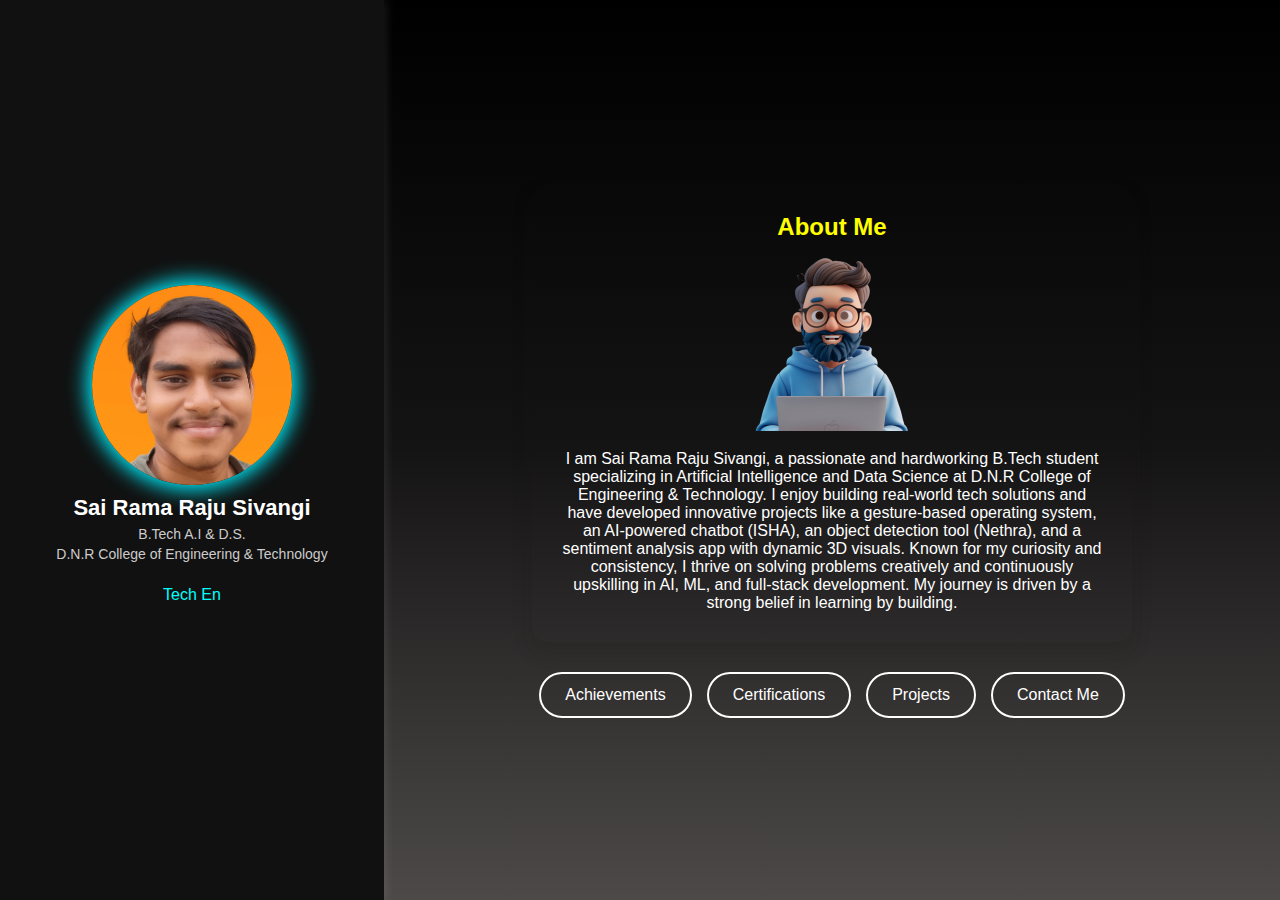
<file: index.html>
<!DOCTYPE html>
<html lang="en">
<head>
  <meta charset="UTF-8" />
  <meta name="viewport" content="width=device-width, initial-scale=1.0"/>
  <title>Sai Ram Portfolio</title>
  <link rel="stylesheet" href="index.css" />
</head>
<body>
  <div class="container">
    <div class="left-section">
      <div class="profile-pic">
        <img src="profile pic.jpg" alt="Profile Picture" />
      </div>
      <div class="name-title">
        <h2>Sai Rama Raju Sivangi</h2>
        <p>B.Tech A.I & D.S.</p>
        <p>D.N.R College of Engineering & Technology</p>
      </div>
      <div class="typing-text">
        <span id="typed"></span>
      </div>
    </div>

    <div class="main-section">
      <div class="about-box">
        <h2>About Me</h2>
        <!-- 🔽 Inserted image above paragraph -->
        <div class="about-img-wrapper">
          <img src="about me.png" alt="About Me Illustration" class="about-img" />
        </div>
        <p>
          I am Sai Rama Raju Sivangi, a passionate and hardworking B.Tech student specializing in Artificial Intelligence and Data Science at D.N.R College of Engineering & Technology. I enjoy building real-world tech solutions and have developed innovative projects like a gesture-based operating system, an AI-powered chatbot (ISHA), an object detection tool (Nethra), and a sentiment analysis app with dynamic 3D visuals. Known for my curiosity and consistency, I thrive on solving problems creatively and continuously upskilling in AI, ML, and full-stack development. My journey is driven by a strong belief in learning by building.
        </p>
      </div>

      <div class="buttons">
        <button onclick="navigate('achievements.html')">Achievements</button>
        <button onclick="navigate('certifications.html')">Certifications</button>
        <button onclick="navigate('my projects.html')">Projects</button>
        <button onclick="navigate('contact me.html')">Contact Me</button>
      </div>
    </div>
  </div>

  <script src="index.js"></script>
</body>
</html>
</file>
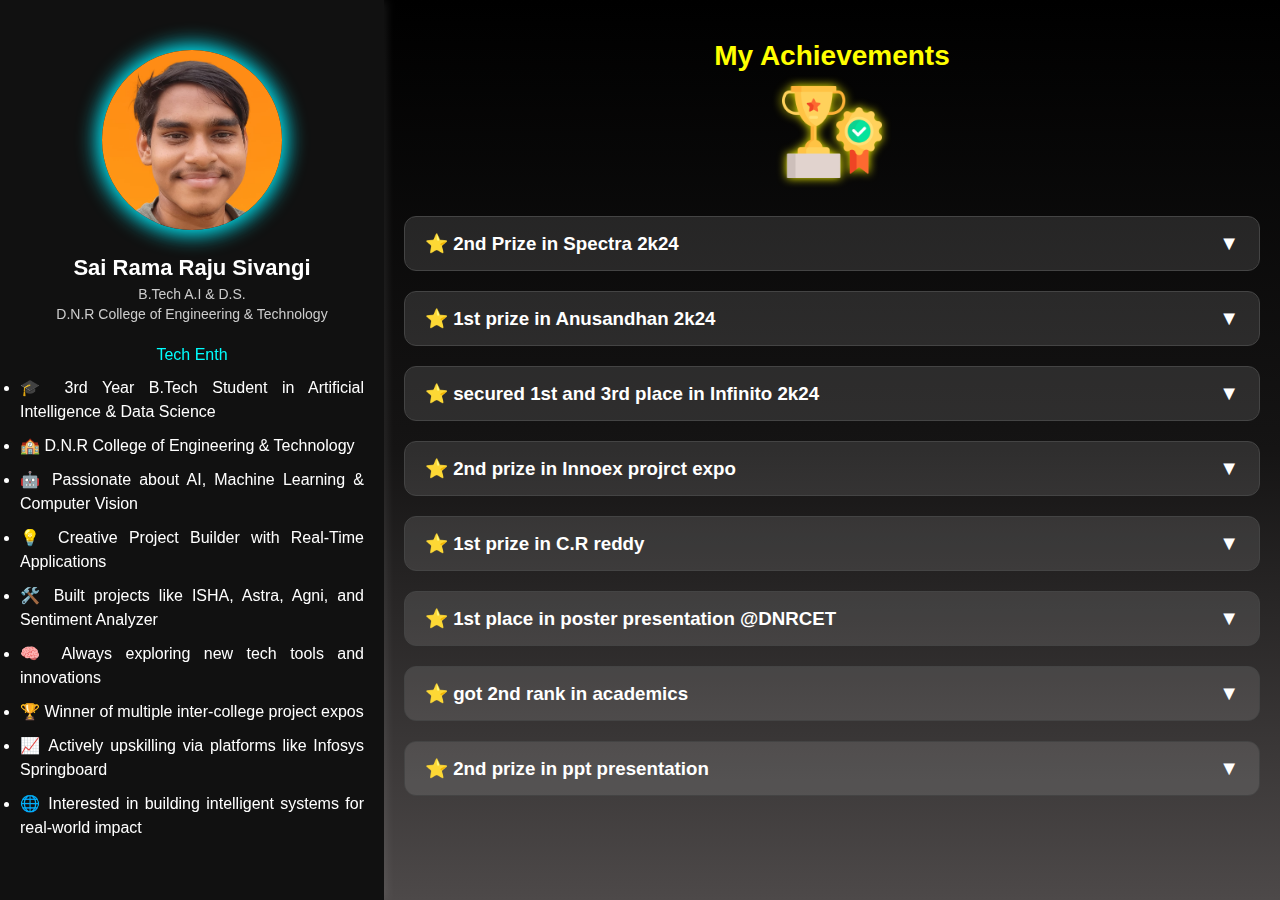
<file: achievements.html>
<!DOCTYPE html>
<html lang="en">
<head>
  <meta charset="UTF-8" />
  <meta name="viewport" content="width=device-width, initial-scale=1.0"/>
  <title>My Achievements - Sai Ram Portfolio</title>
  <link rel="stylesheet" href="achievements.css" />
</head>
<body>
  <div class="container">
    <!-- Fixed Left Section -->
    <div class="left-section">
      <div class="profile-pic">
        <img src="profile pic.jpg" alt="Profile Picture" />
      </div>
      <div class="name-title">
        <h2>Sai Rama Raju Sivangi</h2>
        <p>B.Tech A.I & D.S.</p>
        <p>D.N.R College of Engineering & Technology</p>
      </div>
      <div class="typing-text">
        <span id="typed"></span>
      </div>
      <div class="para"> 
        <u1> 
        <li>🎓 3rd  Year B.Tech Student in Artificial Intelligence & Data Science</li>

         <li>🏫 D.N.R College of Engineering & Technology</li>

          <li>🤖 Passionate about AI, Machine Learning & Computer Vision</li>

          <li>💡 Creative Project Builder with Real-Time Applications</li>

          <li>🛠️ Built projects like ISHA, Astra, Agni, and Sentiment Analyzer</li>

      <li>🧠 Always exploring new tech tools and innovations</li>

          <li>🏆 Winner of multiple inter-college project expos</li>

          <li>📈 Actively upskilling via platforms like Infosys Springboard</li>

          <li>🌐 Interested in building intelligent systems for real-world impact</li>

          </u1>


      </div>
    </div>

    <!-- Scrollable Right Section -->
    <div class="achievements-section">
      <h2 class="section-title">My Achievements</h2>

      <!-- Inserted Trophy Image -->
      <div class="achievement-icon">
        <img src="achievements.png" alt="Trophy Icon" />
      </div>

      <!-- Achievement Example -->
      <div class="achievement-card">
        <div class="achievement-header" onclick="toggleDetails(this)">
          <h3>⭐ 2nd Prize in Spectra 2k24</h3>
          <span class="arrow">▼</span>
        </div>
        <div class="achievement-details">
          <p>🔥 Project Agni – A Bomb Diffusing Robot
Designed and developed an innovative robot capable of diffusing explosives with a live surveillance camera, robotic arm, and smartphone-based control system.
🏆 Secured 2nd Prize at Spectra 2K24, a prestigious Project Expo held at Vasavi Engineering College, Tadepalligudem.
This project reflects my passion for robotics, real-world problem-solving, and building impactful tech solutions under pressure.</p>
          <div class="images-row">
            <img src="agni1.png" alt="Agni Image 1" />
            <img src="agni2.png" alt="Agni Image 2" />
          </div>
        </div>
      </div>

      <!-- Achievement Example -->
      <div class="achievement-card">
        <div class="achievement-header" onclick="toggleDetails(this)">
          <h3>⭐ 1st prize in Anusandhan 2k24</h3>
          <span class="arrow">▼</span>
        </div>
        <div class="achievement-details">
          <p>🏅 Special Category – 1st Prize at Anusandhan-2K24
Proud to have secured 1st Prize in the Special Category at Anusandhan-2K24, held at SRKR Engineering College, for a PPT presentation on "AI in Healthcare Optimization."
The event was a great platform to showcase how Artificial Intelligence can revolutionize healthcare by improving diagnostics, treatment efficiency, and patient outcomes. An enriching experience that added value to both my technical and presentation skills..</p>
          <div class="images-row">
            <img src="Anusandhan.jpg" alt="Agni Image 1" />
            
          </div>
        </div>
      </div>

      <!-- Achievement Example -->
      <div class="achievement-card">
        <div class="achievement-header" onclick="toggleDetails(this)">
          <h3>⭐ secured 1st and 3rd place in Infinito 2k24</h3>
          <span class="arrow">▼</span>
        </div>
        <div class="achievement-details">
          <p>🏆 1st Place – Project Expo | 3rd Place – JAM Competition
Bagged 1st Prize in the Project Expo, showcasing my innovation and technical implementation skills through a real-time AI-based system.
Also secured 3rd Place in the JAM (Just A Minute) competition, reflecting my spontaneity, clarity in thought, and confident communication under pressure.
These achievements highlight my balance of both technical expertise and soft skills.</p>
          <div class="images-row">
          </div>
        </div>
      </div>

      <!-- Achievement Example -->
      <div class="achievement-card">
        <div class="achievement-header" onclick="toggleDetails(this)">
          <h3>⭐ 2nd prize in Innoex projrct expo</h3>
          <span class="arrow">▼</span>
        </div>
        <div class="achievement-details">
          <p>🥈 2nd Place – INNOEX Project Expo @ Vasavi Engineering College, Tadepalligudem
Showcased “ISHA – AI Chatbot” and “Astra – Hands-Free Operating System”, earning 2nd Prize among competitive tech innovators.
The recognition reflects the impact and innovation of my projects in combining AI with accessibility and real-time interactivity.

</p>
          <div class="images-row">
            <img src="innoexx1.jpg" alt="Agni Image 1" />
            <img src="innoexx2.jpg" alt="Agni Image 2" />
          </div>
        </div>
      </div>

      <!-- Achievement Example -->
      <div class="achievement-card">
        <div class="achievement-header" onclick="toggleDetails(this)">
          <h3>⭐ 1st prize in C.R reddy</h3>
          <span class="arrow">▼</span>
        </div>
        <div class="achievement-details">
          <p>🥇 1st Prize – Digital Paper Presentation @ C.R. Reddy Engineering College, Eluru
Presented on “Digital Twin”, highlighting its transformative role in simulating, predicting, and optimizing real-world systems.
The presentation covered applications in smart manufacturing, healthcare, and urban planning, and stood out for its technical depth, real-time use cases, and presentation clarity.
This achievement reflects my interest in emerging technologies and my ability to communicate complex ideas effectively to diverse audiences.</p>
          <div class="images-row">
             <img src="cr reddy2.jpg" alt="Agni Image 2" />
            <img src="cr reddy1.jpg" alt="Agni Image 1" />
           
          </div>
        </div>
      </div>
      <!-- Achievement Example -->
      <div class="achievement-card">
        <div class="achievement-header" onclick="toggleDetails(this)">
          <h3>⭐ 1st place in poster presentation @DNRCET</h3>
          <span class="arrow">▼</span>
        </div>
        <div class="achievement-details">
          <p>🎨 1st Place – Poster Presentation at AI-IGNITE Fest
Thrilled to have secured 1st place in the Poster Presentation event at our college fest, AI-IGNITE, for presenting on the cutting-edge topic "Digital Twin." Showcasing how real-time virtual replicas can revolutionize industries was an exciting challenge. Grateful for the opportunity and honored to be recognized for both innovation and clarity in presenting complex AI concepts.</p>
          <div class="images-row">
            <img src="pps1.jpg" alt="Agni Image 1" />
            <img src="pps2.jpg" alt="Agni Image 2" />
            <img src="pps3.jpg" alt="Agni Image 2" />
            <img src="pps4.jpg" alt="Agni Image 2" />

          </div>
        </div>
      </div>

      <!-- Achievement Example -->
      <div class="achievement-card">
        <div class="achievement-header" onclick="toggleDetails(this)">
          <h3>⭐ got 2nd rank in academics </h3>
          <span class="arrow">▼</span>
        </div>
        <div class="achievement-details">
          <p>🏅 Secured 2nd Rank in Academics:
I am proud to have achieved the Second Rank in my department for academic excellence. This milestone was recognized during our AI-IGNITE College Fest, where I was honored with a medal by our Vice Principal. This achievement reflects my dedication to learning and my consistent performance in the field of Artificial Intelligence and Data Science.</p>
          <div class="images-row">
            <img src="ai-ignite.jpg" alt="Agni Image 1" />
          </div>
        </div>
      </div>

      <!-- Achievement Example -->
      <div class="achievement-card">
        <div class="achievement-header" onclick="toggleDetails(this)">
          <h3>⭐ 2nd prize in ppt presentation </h3>
          <span class="arrow">▼</span>
        </div>
        <div class="achievement-details">
          <p>🎤 Secured 2nd Place in PPT Presentation at AI Ignite 2K25, held at D.N.R College of Engineering & Technology.
📊 Presented on the topic "Artificial Intelligence and Its Enhancements", highlighting recent innovations, real-world applications, and the future of AI.
This recognition reflects my ability to effectively communicate complex AI concepts and deliver impactful presentations.

</p>
          <div class="images-row">
            <img src="Ai-ignite1.JPG" alt="Agni Image 1" />
          </div>
        </div>
      </div>
      <!-- Add more achievement-card blocks as needed -->

    </div>
  </div>

  <script>
    function toggleDetails(header) {
      const card = header.parentElement;
      const allCards = document.querySelectorAll('.achievement-card');
      allCards.forEach(c => {
        if (c !== card) c.classList.remove('active');
      });
      card.classList.toggle('active');
    }

    const phrases = [
      "Tech Enthusiastic",
      "Achievement-Oriented",
      "Pushing Creative Boundaries"
    ];
    let index = 0, charIndex = 0, isDeleting = false;
    const typedText = document.getElementById("typed");

    function typeEffect() {
      if (index >= phrases.length) index = 0;
      const currentPhrase = phrases[index];
      if (isDeleting) {
        typedText.textContent = currentPhrase.substring(0, --charIndex);
        if (charIndex === 0) { isDeleting = false; index++; }
      } else {
        typedText.textContent = currentPhrase.substring(0, ++charIndex);
        if (charIndex === currentPhrase.length) {
          isDeleting = true;
          setTimeout(typeEffect, 1000);
          return;
        }
      }
      setTimeout(typeEffect, isDeleting ? 50 : 100);
    }
    typeEffect();
  </script>
</body>
</html>
</file>
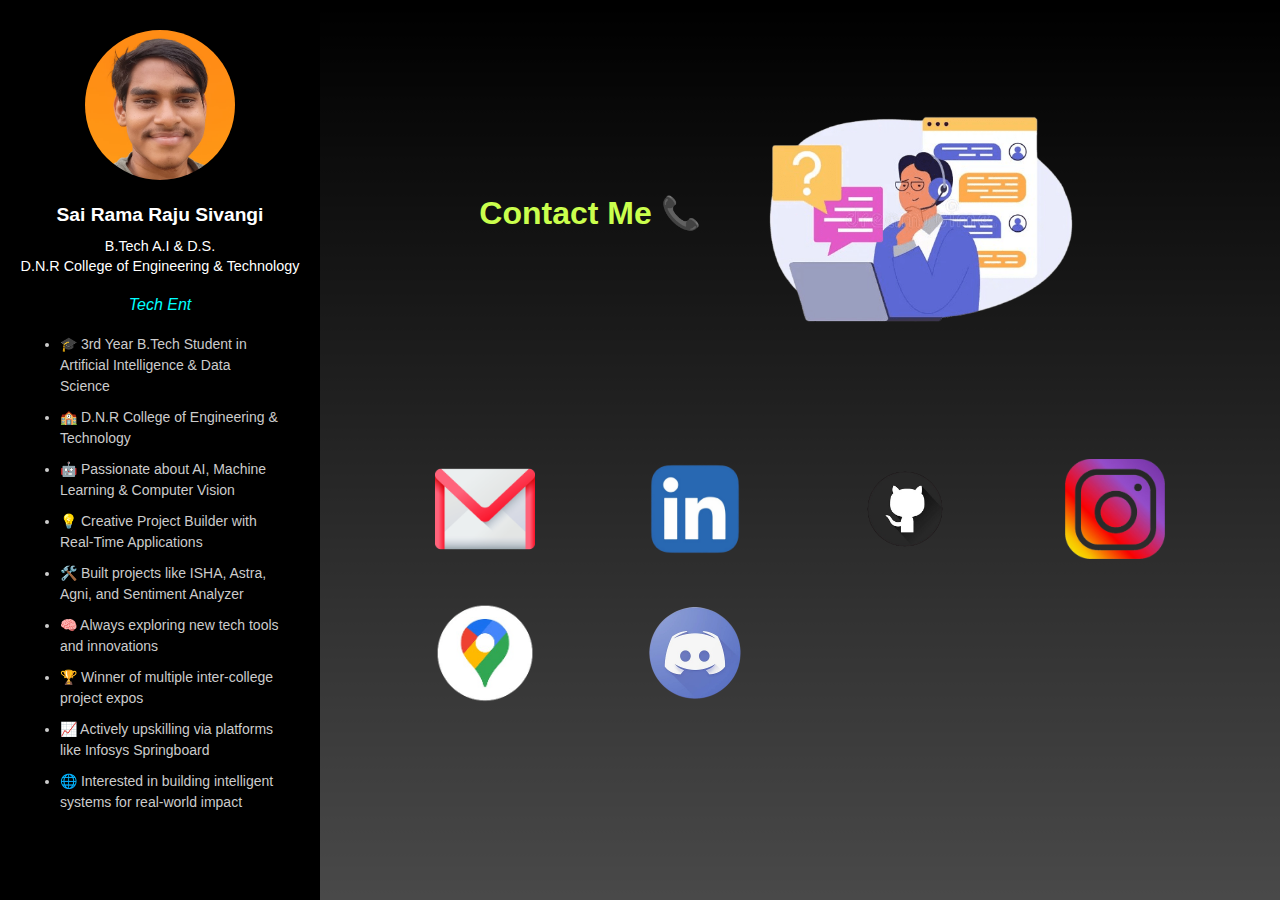
<file: contact me.html>
<!DOCTYPE html>
<html lang="en">
<head>
  <meta charset="UTF-8" />
  <meta name="viewport" content="width=device-width, initial-scale=1.0"/>
  <title>Contact Me - Sai Ram Portfolio</title>
  <link rel="stylesheet" href="contact me.css" />
</head>
<body>
  <div class="container">
    <!-- Fixed Left Section -->
    <div class="left-section">
      <div class="profile-pic">
        <img src="profile pic.jpg" alt="Profile Picture" />
      </div>
      <div class="name-title">
        <h2>Sai Rama Raju Sivangi</h2>
        <p>B.Tech A.I & D.S.</p>
        <p>D.N.R College of Engineering & Technology</p>
      </div>
      <div class="typing-text">
        <span id="typed"></span>
      </div>

      <!-- Bullet Point Lines -->
      <div class="para">
        <ul>
          <li>🎓 3rd Year B.Tech Student in Artificial Intelligence & Data Science</li>
          <li>🏫 D.N.R College of Engineering & Technology</li>
          <li>🤖 Passionate about AI, Machine Learning & Computer Vision</li>
          <li>💡 Creative Project Builder with Real-Time Applications</li>
          <li>🛠️ Built projects like ISHA, Astra, Agni, and Sentiment Analyzer</li>
          <li>🧠 Always exploring new tech tools and innovations</li>
          <li>🏆 Winner of multiple inter-college project expos</li>
          <li>📈 Actively upskilling via platforms like Infosys Springboard</li>
          <li>🌐 Interested in building intelligent systems for real-world impact</li>
        </ul>
      </div>
    </div>

    <!-- Right Section -->
    <div class="right-section">
      <div class="top-section">
        <div class="contact-header">
          <h1>Contact Me 📞</h1>
          <img src="contact me.png" alt="Contact Image" class="contact-image" />
        </div>
      </div>

      <br><br><br><br>

      <div class="app-grid">
        <a href="mailto:bannu14312@gmail.com" target="_blank"><img src="gmail logo.png" alt="Gmail" /></a>
        <a href="https://www.linkedin.com/in/sai-ram-raju-sivangi-749b34257/" target="_blank"><img src="linked logo.png" alt="LinkedIn" /></a>
        <a href="https://github.com/Sairam0513/Sairam0513" target="_blank"><img src="github logo.png" alt="GitHub" /></a>
        <a href="https://www.instagram.com/nameissairam0511/" target="_blank"><img src="instagram logo.png" alt="Instagram" /></a>
        <a href="https://www.google.com/maps/place/DNR+College+of+Engineering+%26+Technology" target="_blank"><img src="google maps.png" alt="Google maps" /></a>
        <a href="https://discordapp.com/users/1288415083587702828" target="_blank"><img src="logo discord.png" alt="Discord" /></a>
      </div>
    </div>
  </div>

  <script src="index.js"></script>
</body>
</html>
</file>
<file: achievements.css>
* {
  margin: 0;
  padding: 0;
  box-sizing: border-box;
}

body {
  font-family: 'Segoe UI', sans-serif;
  background: linear-gradient(to bottom, #000000, #151414, #4d4949);
  color: white;
  height: 100vh;
  overflow: hidden;
}

.container {
  display: flex;
  height: 100vh;
  overflow: hidden;
}

/* Left Section */
.left-section {
  background-color: #111;
  width: 30%;
  padding: 20px;
  text-align: center;
  box-shadow: 2px 0 10px rgba(255, 255, 255, 0.1);
  display: flex;
  flex-direction: column;
  align-items: center;
  justify-content: center;
  position: fixed;
  top: 0;
  left: 0;
  bottom: 0;
  overflow-y: auto;
  z-index: 1;
}

.profile-pic {
  width: 180px;
  height: 180px;
  border-radius: 50%;
  overflow: hidden;
  margin-bottom: 15px;
  box-shadow: 0 0 20px 5px #00f0ff;
}
.profile-pic img {
  width: 100%;
  height: 100%;
  object-fit: cover;
}

.name-title h2 {
  margin: 10px 0 5px;
  font-size: 22px;
}
.name-title p {
  margin: 4px 0;
  font-size: 14px;
  color: #ccc;
}
.typing-text {
  margin-top: 20px;
  font-size: 16px;
  color: #00ffff;
  height: 30px;
}

/* Right Section */
.achievements-section {
  margin-left: 30%;
  width: 70%;
  height: 100vh;
  overflow-y: auto;
  padding: 40px 20px;
}

.section-title {
  text-align: center;
  font-size: 28px;
  margin-bottom: 10px;
  color: yellow;
}

.achievement-icon {
  text-align: center;
  margin-bottom: 30px;
}
.achievement-icon img {
  width: 100px;
  height: auto;
  filter: drop-shadow(0 0 5px yellow);
}

/* Achievement Cards */
.achievement-card {
  background-color: rgba(255, 255, 255, 0.05);
  border: 1px solid #444;
  border-radius: 12px;
  margin-bottom: 20px;
  transition: box-shadow 0.3s ease;
  overflow: hidden;
}
.achievement-card.active {
  box-shadow: 0 0 20px rgba(255, 255, 255, 0.3);
}

.achievement-header {
  display: flex;
  justify-content: space-between;
  align-items: center;
  padding: 15px 20px;
  cursor: pointer;
  background-color: rgba(255, 255, 255, 0.07);
}
.achievement-header h3 {
  margin: 0;
}
.arrow {
  font-size: 20px;
  transition: transform 0.3s ease;
}
.achievement-card.active .arrow {
  transform: rotate(180deg);
}

.achievement-details {
  max-height: 0;
  overflow: hidden;
  transition: max-height 0.5s ease, padding 0.5s ease, opacity 0.3s ease;
  padding: 0 20px;
  opacity: 0;
  pointer-events: none;
}
.achievement-card.active .achievement-details {
  padding: 20px;
  max-height: 1000px;
  opacity: 1;
  pointer-events: auto;
}
.achievement-details p {
  margin-bottom: 10px;
}

/* Images Row */
.images-row {
  display: flex;
  gap: 10px;
  margin-top: 10px;
  justify-content: center;
  flex-wrap: wrap;
}
.images-row img {
  width: 30%;
  border-radius: 10px;
  object-fit: cover;
}
.para{
  text-align: justify;
}


/* Responsive */
@media (max-width: 768px) {
  .container {
    flex-direction: column;
    overflow: auto;
  }

  .left-section {
    position: relative;
    width: 100%;
    height: auto;
    box-shadow: none;
    padding: 20px 10px;
  }

  .achievements-section {
    margin-left: 0;
    width: 100%;
    height: auto;
    padding: 20px;
  }

  .images-row img {
    width: 100%;
  }

  .achievement-header {
    flex-direction: column;
    align-items: flex-start;
  }

  .arrow {
    align-self: flex-end;
  }
}
.para ul {
  text-align: left;
  padding-left: 20px;
  list-style-type: disc;
}

.para li {
  margin-bottom: 10px;
  line-height: 1.5;
}
</file>
<file: index.css>
/* Reset & base styles */
* {
  margin: 0;
  padding: 0;
  box-sizing: border-box;
}

body {
  font-family: 'Segoe UI', sans-serif;
  background: linear-gradient(to bottom, #000000, #151414, #4d4949);
  color: white;
  min-height: 100vh;
}

/* Container layout */
.container {
  display: flex;
  flex-direction: column;
  height: auto;
}

/* Mobile (default layout - stacked) */
.left-section,
.main-section {
  flex: 1 1 100%;
  max-width: 100%;
}

/* Desktop layout - side by side */
@media (min-width: 768px) {
  .container {
    flex-direction: row;
    height: 100vh;
  }

  .left-section {
    flex: 0 0 30%;
    max-width: 30%;
    height: 100vh;
  }

  .main-section {
    flex: 0 0 70%;
    max-width: 70%;
    height: 100vh;
    overflow-y: auto;
  }
}

/* Left section styling */
.left-section {
  background-color: #111;
  padding: 20px;
  text-align: center;
  box-shadow: 2px 0 10px rgba(255, 255, 255, 0.1);
  display: flex;
  flex-direction: column;
  align-items: center;
  justify-content: center;
}

/* Profile picture */
.profile-pic {
  margin: 0 auto;
  width: 200px;
  height: 200px;
  border-radius: 50%;
  overflow: hidden;
  box-shadow: 0 0 20px 5px #00f0ff;
  animation: glow 2s infinite alternate;
}

.profile-pic img {
  width: 100%;
  height: 100%;
  object-fit: cover;
}

@keyframes glow {
  0% { box-shadow: 0 0 10px #00f0ff; }
  100% { box-shadow: 0 0 20px #00f0ff; }
}

/* Name and college details */
.name-title h2 {
  margin: 10px 0 5px;
  font-size: 22px;
}

.name-title p {
  margin: 4px 0;
  font-size: 14px;
  color: #ccc;
}

/* Typing effect */
.typing-text {
  margin-top: 20px;
  font-size: 16px;
  color: #00ffff;
  height: 30px;
}

/* Main content styling */
.main-section {
  padding: 40px 20px;
  display: flex;
  flex-direction: column;
  justify-content: center;
  align-items: center;
}

/* About box */
.about-box {
  background-color: rgba(15, 2, 2, 0);
  border-radius: 15px;
  box-shadow: 0 10px 20px rgba(29, 25, 25, 0.164);
  padding: 30px;
  max-width: 600px;
  text-align: center;
  transition: transform 0.3s, box-shadow 0.3s;
}

.about-box:hover {
  transform: translateY(-5px);
  box-shadow: 0 20px 40px rgba(255, 255, 255, 0.3);
}

.about-box h2 {
  color: white;
  margin-bottom: 10px;
}

/* Buttons */
.buttons {
  margin-top: 30px;
  display: flex;
  flex-wrap: wrap;
  gap: 15px;
  justify-content: center;
}

.buttons button {
  background-color: transparent;
  border: 2px solid white;
  color: white;
  padding: 12px 24px;
  border-radius: 25px;
  font-size: 16px;
  cursor: pointer;
  transition: 0.3s ease;
}

.buttons button:hover {
  background-color: white;
  color: black;
}

/* Mobile adjustments */
@media (max-width: 768px) {
  .about-box {
    padding: 20px;
  }

  .buttons button {
    width: 100%;
    max-width: 300px;
  }

  .profile-pic {
    width: 130px;
    height: 130px;
  }
}
.about-img-wrapper {
  text-align: center;
  margin-bottom: 15px;
}

.about-img {
  width: 180px;
  height: auto;
  border-radius: 12px;
  transition: transform 0.3s ease, box-shadow 0.3s ease;
}

.about-img:hover {
  transform: scale(1.05);
  box-shadow: 0 8px 20px rgba(0, 0, 0, 0.2);
}
.about-box h2 {
  color: yellow;
}
/* Smooth fade transition */
body {
  opacity: 0;
  transition: opacity 0.5s ease-in-out;
}

body.fade-in {
  opacity: 1;
}
</file>
<file: contact me.css>
/* Reset and Base Styles */
* {
  margin: 0;
  padding: 0;
  box-sizing: border-box;
}

body, html {
  height: 100%;
  font-family: 'Segoe UI', Tahoma, Geneva, Verdana, sans-serif;
}

/* Container Layout */
.container {
  display: flex;
  min-height: 100vh;
  background: linear-gradient(to bottom, #000000, #ffffff10);
}

/* LEFT SECTION (Sidebar) */
.left-section {
  width: 25%;
  background-color: #000000;
  color: white;
  padding: 30px 20px;
  position: fixed;
  height: 100vh;
  display: flex;
  flex-direction: column;
  align-items: center;
  text-align: center;
  overflow-y: auto;
}

/* Profile Picture */
.profile-pic img {
  width: 150px;
  height: 150px;
  object-fit: cover;
  border-radius: 50%;
  margin-bottom: 20px;
}

/* Name & Title */
.name-title h2 {
  font-size: 1.2rem;
  margin-bottom: 10px;
  color: white;
}

.name-title p {
  font-size: 0.9rem;
  line-height: 1.4;
  color: white;
}

/* Typing Effect */
.typing-text {
  margin-top: 20px;
  color: #0ff;
  font-style: italic;
}

/* Bullet Point Section Below Typing Text */
.para {
  margin-top: 20px;
  text-align: left;
  width: 100%;
  padding: 0 20px;
}

.para ul {
  list-style-type: disc;
  padding-left: 20px;
}

.para li {
  margin-bottom: 10px;
  line-height: 1.5;
  font-size: 14px;
  color: #ccc;
}

/* RIGHT SECTION */
.right-section {
  margin-left: 25%;
  padding: 40px 30px;
  width: 75%;
  display: flex;
  flex-direction: column;
  align-items: center;
  background: #000000b6;
}

/* Contact Header Section */
.contact-header {
  display: flex;
  justify-content: center;
  align-items: center;
  gap: 20px;
  margin-top: 40px;
  margin-bottom: 40px;
}

.contact-header h1 {
  font-size: 2rem;
  font-weight: bold;
  color: #caff4d;
}

.contact-image {
  width: 400px;
  height: auto;
  border-radius: 12px;
}

/* App Grid */
.app-grid {
  display: grid;
  grid-template-columns: repeat(auto-fit, minmax(150px, 1fr));
  gap: 40px;
  width: 100%;
  max-width: 800px;
  justify-items: center;
}

.app-grid a {
  display: inline-block;
  transition: transform 0.3s ease;
}

.app-grid a:hover {
  transform: scale(1.2);
}

.app-grid img {
  width: 100px;
  height: 100px;
  object-fit: contain;
  transition: transform 0.3s ease;
}

/* Responsive Design */
@media (max-width: 768px) {
  .left-section {
    display: none;
  }

  .right-section {
    margin-left: 0;
    width: 100%;
    padding: 30px 15px;
  }

  .contact-header {
    flex-direction: column;
    gap: 10px;
  }

  .contact-image {
    width: 80%;
    max-width: 300px;
  }

  .app-grid {
    grid-template-columns: repeat(auto-fit, minmax(100px, 1fr));
    gap: 20px;
  }

  .app-grid img {
    width: 80px;
    height: 80px;
  }
}
</file>
